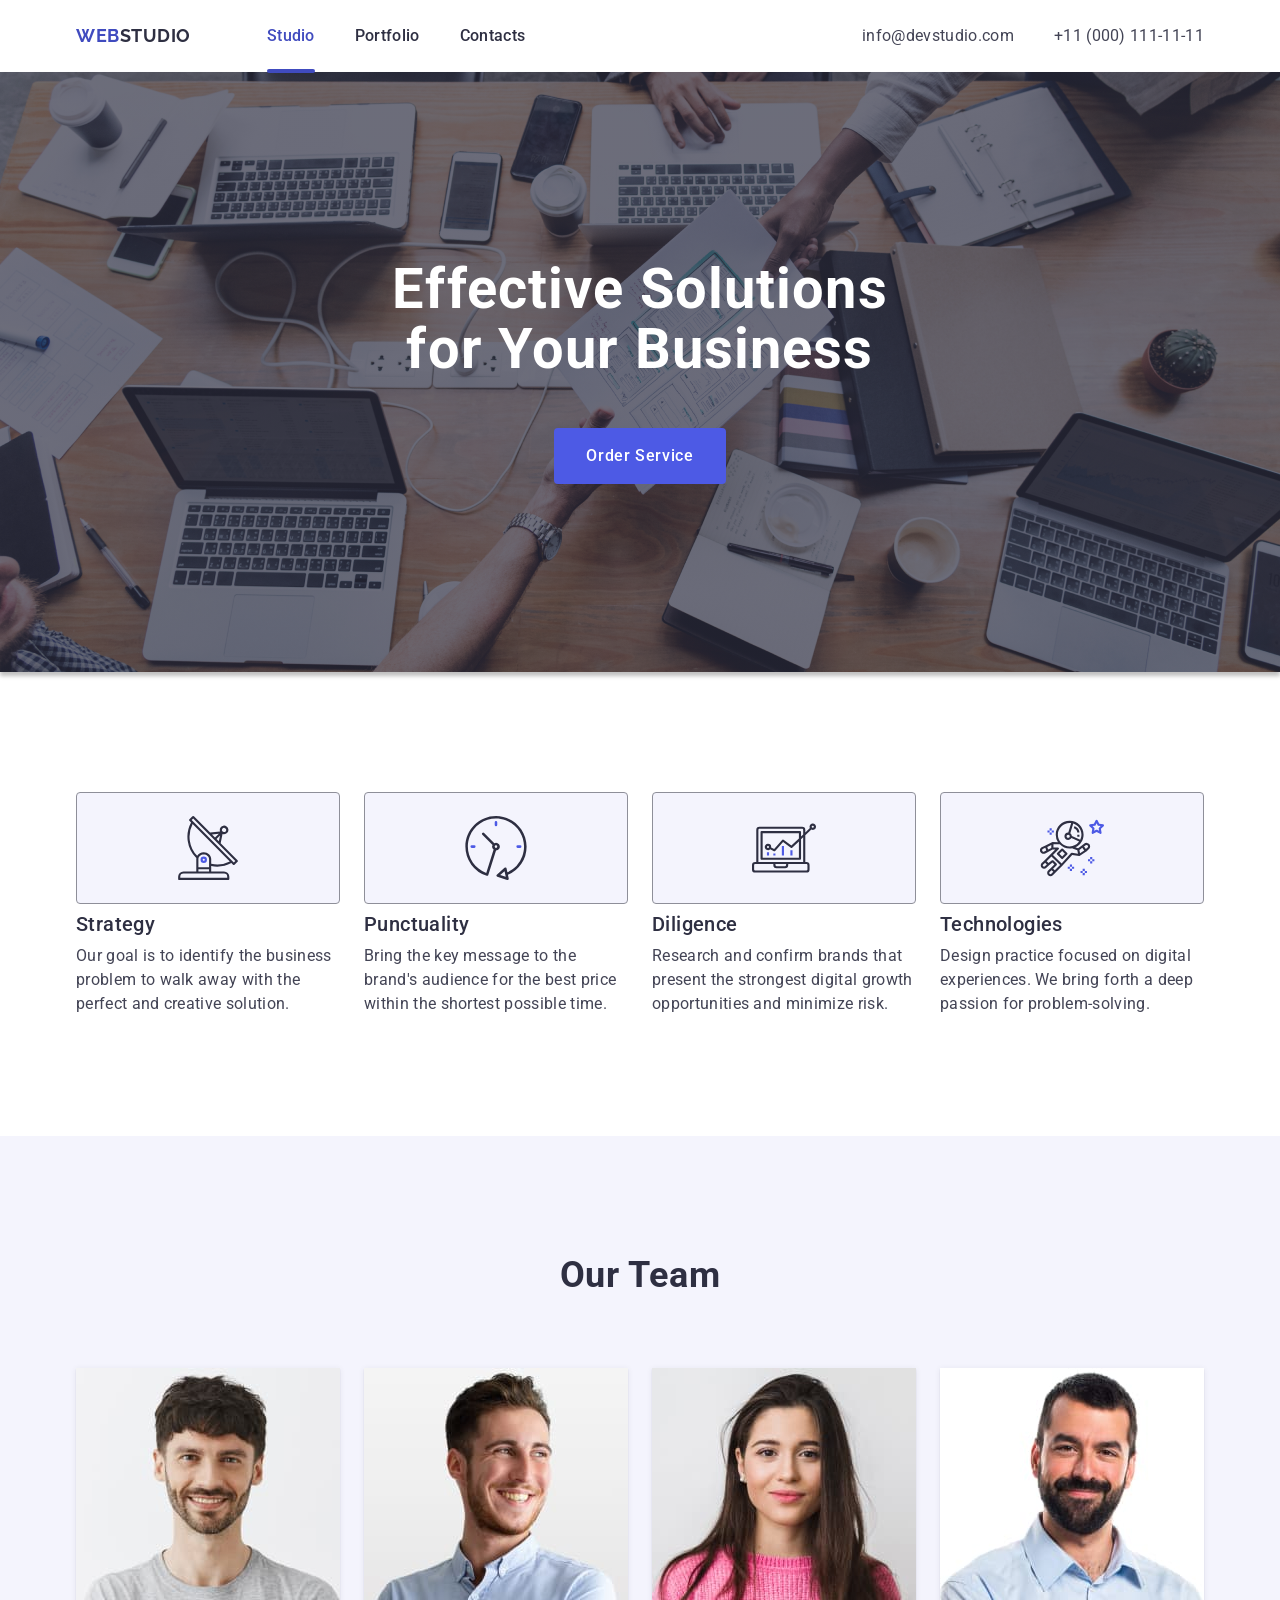
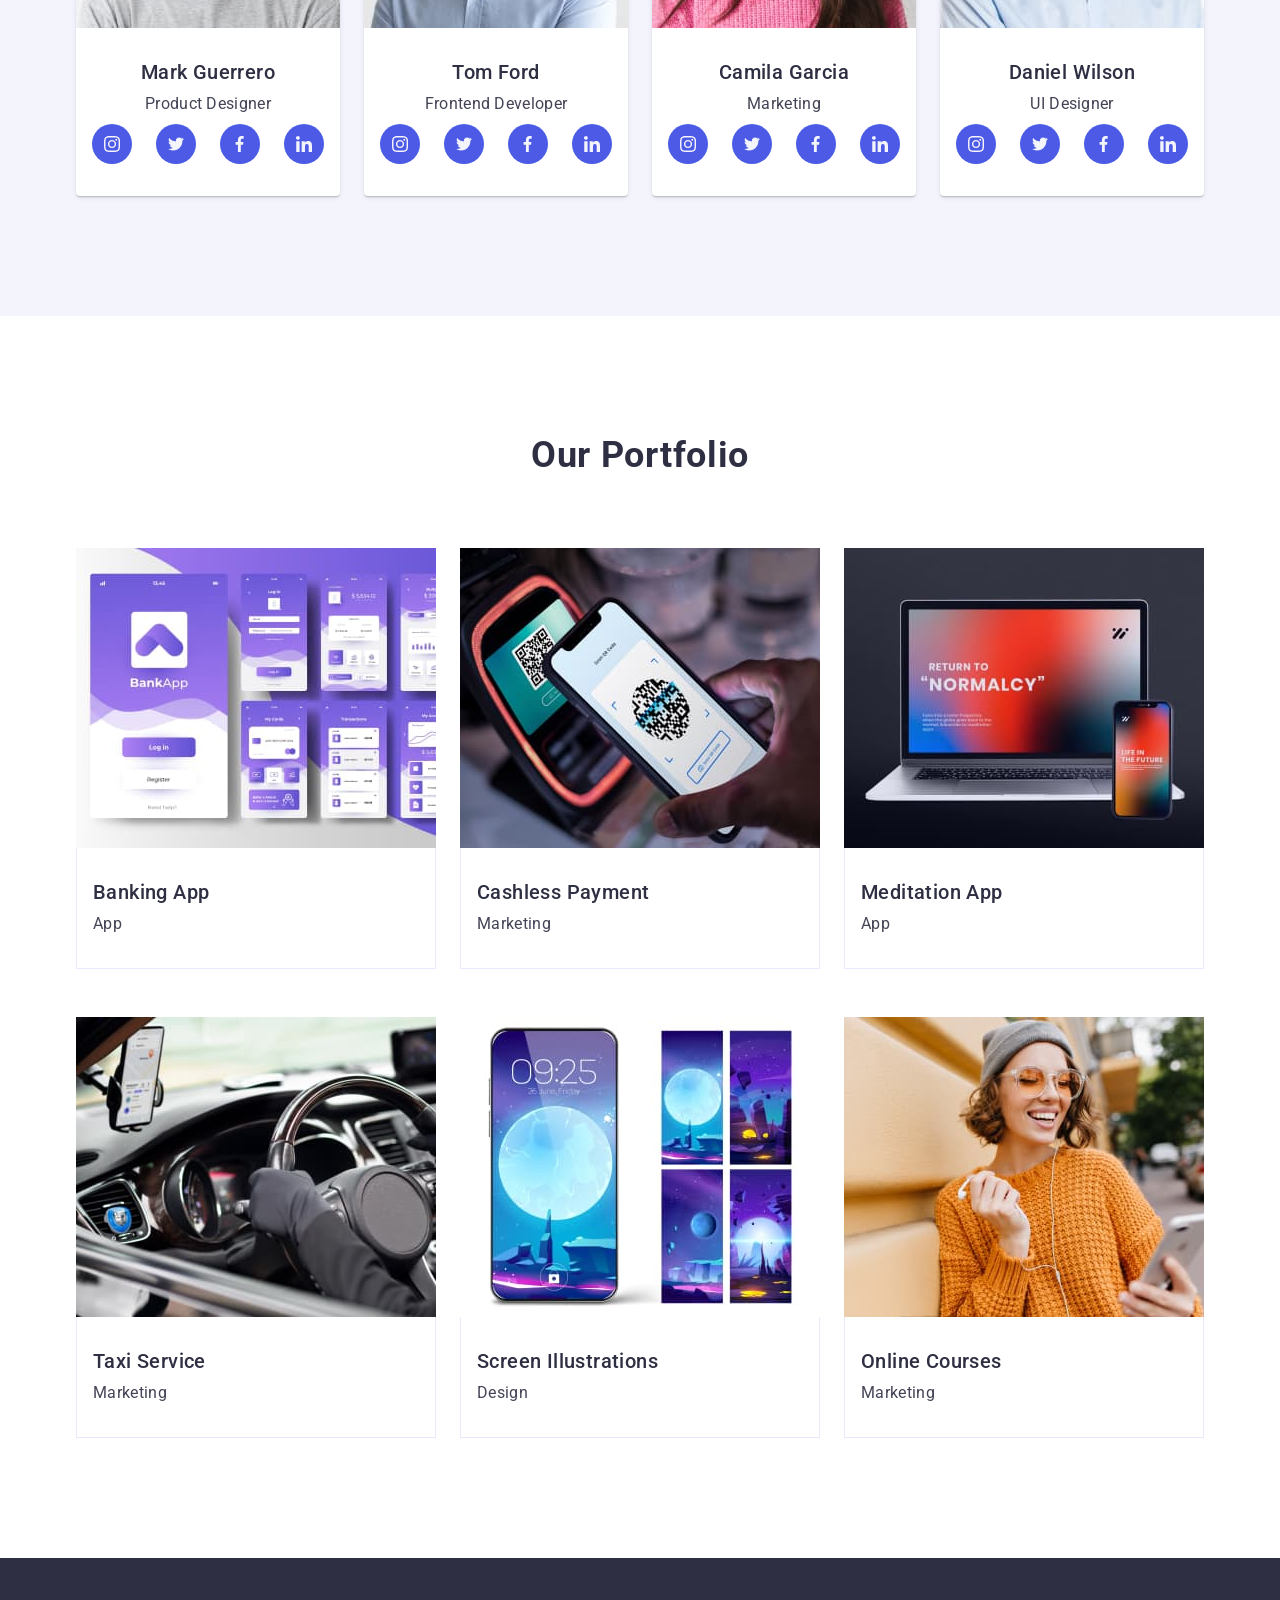
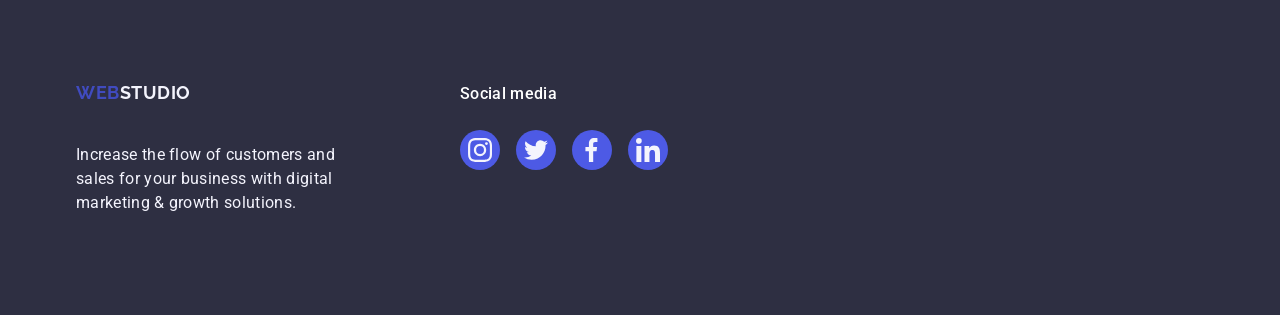
<file: index.html>
<!DOCTYPE html>
<html lang="en">
<head>
    <meta charset="UTF-8">
    <meta name="viewport" content="width=device-width, initial-scale=1.0">
    <title>Web-studio</title>
    <link rel="stylesheet" href="https://cdnjs.cloudflare.com/ajax/libs/modern-normalize/3.0.1/modern-normalize.min.css" integrity="sha512-q6WgHqiHlKyOqslT/lgBgodhd03Wp4BEqKeW6nNtlOY4quzyG3VoQKFrieaCeSnuVseNKRGpGeDU3qPmabCANg==" crossorigin="anonymous" referrerpolicy="no-referrer" />
<link rel="preconnect" href="https://fonts.googleapis.com">
<link rel="preconnect" href="https://fonts.gstatic.com" crossorigin>
<link href="https://fonts.googleapis.com/css2?family=Raleway:wght@700&family=Roboto:wght@400;500;700&display=swap"
    rel="stylesheet">
    <link rel="stylesheet" href="./css/styles.css" />
</head>
<body>
    <div class="page-container">
            <!-- #region ========HEADER===========-->
        <header class="header">
                <div class="container header-flex">
                    <nav class="header-nav">
                        <a class="logo" href="./index.html">web<span class="header-logo">Studio</span></a>
                        <ul class="nav-list">
                            <li class="nav-item">
                                <a class="nav-list-link current" href="./index.html">Studio
                                </a>
                            </li>
                            <li class="nav-item">
                                <a class="nav-list-link" href="">Portfolio</a>
                            </li>
                            <li class="nav-item">
                                <a class="nav-list-link" href="">Contacts</a>
                            </li>
                        </ul>
                    </nav>
                    <address class="contacts">
                        <ul class="contacts-list">
                            <li class="contacts-item"><a class="contacts-link" href="mailto:info@devstudio.com"
                                target="_blank">info@devstudio.com</a></li>
                            <li class="contacts-item"><a class="contacts-link" href="tel:+110001111111">+11 (000) 111-11-11</a></li>
                        </ul>
                    </address>
                </div>
        </header>      
            <!-- #endregion header -->
            
            <!-- #region ========MAIN========== -->
        <main>
                    <!-- #region ====1 HERO=============-->
            <section class="hero">
                            <div class="container">
                            <h1 class="hero-title">Effective Solutions for Your Business</h1>
                            <button class="hero-btn" type="button">Order Service</button>
                            </div>
            </section>
                    <!-- #endregion HERO -->
                
                    <!-- #region ====2 FEATURES==========-->
            <section class="features section">
                            <div class="container">
                            <h2 class="title visually-hidden">Features</h2> 
                            <ul class="features-list">
                                <li class="features-item">
                                    <div class="features-icon-wrap">
                                        <svg class="features-icon" width="64" height="64">
                                            <use href="./images/icons.svg#icon-strategy"></use>
                                        </svg>
                                    </div>
                                    <h3 class="features-item-title">Strategy</h3>
                                    <p class="text">Our goal is to identify the business problem to walk away with the perfect and creative solution.</p>
                                </li>
                                <li class="features-item">
                                    <div class="features-icon-wrap">
                                        <svg class="features-icon" width="64" height="64">
                                            <use href="./images/icons.svg#icon-punctuality"></use>
                                        </svg>
                                    </div>
                                <h3 class="features-item-title">Punctuality</h3>
                                <p class="text">Bring the key message to the brand's audience for the best price within the shortest possible time.</p>
                                </li>
                            <li class="features-item">
                                <div class="features-icon-wrap">
                                    <svg class="features-icon" width="64" height="64">
                                        <use href="./images/icons.svg#icon-diligence"></use>
                                    </svg>
                                </div>
                            <h3 class="features-item-title">Diligence</h3>
                                <p class="text">Research and confirm brands that present the strongest digital growth opportunities and minimize risk.</p>
                            </li>
                            <li class="features-item">
                                <div class="features-icon-wrap">
                                    <svg class="features-icon" width="64" height="64">
                                        <use href="./images/icons.svg#icon-technologies"></use>
                                    </svg>
                                </div>
                                <h3 class="features-item-title">Technologies</h3>
                                <p class="text">Design practice focused on digital experiences. We bring forth a deep passion for problem-solving.</p>
                            </li>
                            </ul>
                            </div>
            </section>
                    <!-- #endregion FEATURES -->
                
                    <!-- #region ======3 TEAM=========== -->
            <section class="team section">
                            <div class="container">
                            <h2 class="title">Our Team</h2>
                            <ul class="team-list">
                                <li class="team-item">
                                    <img src="./images/team/mark_guerrero.jpg" alt="Photo of Mark Guerrero" width=264>
                                    <div class="team-item-wrapper">
                                        <h3 class="team-item-title">Mark Guerrero</h3>
                                        <p class="team-item-text">Product Designer</p>
                                        <ul class="social-list">
                                            <li class="social-list-item"><a href="" class="social-link">
                                                <svg class="social-list-icon" width="16" height="16">
                                                    <use href="./images/icons.svg#icon-instagram"></use>
                                                </svg>
                                            </a></li>
                                            <li class="social-list-item"><a href="" class="social-link"><svg class="social-list-icon" width="16" height="16">
                                                <use href="./images/icons.svg#icon-twitter"></use>
                                            </svg></a></li>
                                            <li class="social-list-item"><a href="" class="social-link"><svg class="social-list-icon" width="16" height="16">
                                                <use href="./images/icons.svg#icon-facebook"></use>
                                            </svg></a></li>
                                            <li class="social-list-item"><a href="" class="social-link"><svg class="social-list-icon" width="16" height="16">
                                                <use href="./images/icons.svg#icon-linkedin"></use>
                                            </svg></a></li>
                                        </ul>
                                    </div>
                                  
                                </li>
                                <li class="team-item">
                                    <img src="./images/team/tom-ford.jpg" alt="Photo of Tom Ford" width=264>
                                    <div class="team-item-wrapper"><h3 class="team-item-title">Tom Ford</h3>
                                    <p class="team-item-text">Frontend Developer</p>
                                <ul class="social-list">
                                    <li class="social-list-item"><a href="" class="social-link">
                                            <svg class="social-list-icon" width="16" height="16">
                                                <use href="./images/icons.svg#icon-instagram"></use>
                                            </svg>
                                        </a></li>
                                    <li class="social-list-item"><a href="" class="social-link"><svg class="social-list-icon" width="16" height="16">
                                                <use href="./images/icons.svg#icon-twitter"></use>
                                            </svg></a></li>
                                    <li class="social-list-item"><a href="" class="social-link"><svg class="social-list-icon" width="16" height="16">
                                                <use href="./images/icons.svg#icon-facebook"></use>
                                            </svg></a></li>
                                    <li class="social-list-item"><a href="" class="social-link"><svg class="social-list-icon" width="16" height="16">
                                                <use href="./images/icons.svg#icon-linkedin"></use>
                                            </svg></a></li>
                                </ul>
                            </div>
                                   
                                </li>
                                <li class="team-item">
                                    <img src="./images/team/camila-garcia.jpg" alt="Photo of Camila Garcia" width=264>
                                    <div class="team-item-wrapper">
                                        <h3 class="team-item-title">Camila Garcia</h3>
                                        <p class="team-item-text">Marketing</p>
                                        <ul class="social-list">
                                            <li class="social-list-item"><a href="" class="social-link">
                                                    <svg class="social-list-icon" width="16" height="16">
                                                        <use href="./images/icons.svg#icon-instagram"></use>
                                                    </svg>
                                                </a></li>
                                            <li class="social-list-item"><a href="" class="social-link"><svg class="social-list-icon" width="16" height="16">
                                                        <use href="./images/icons.svg#icon-twitter"></use>
                                                    </svg></a></li>
                                            <li class="social-list-item"><a href="" class="social-link"><svg class="social-list-icon" width="16" height="16">
                                                        <use href="./images/icons.svg#icon-facebook"></use>
                                                    </svg></a></li>
                                            <li class="social-list-item"><a href="" class="social-link"><svg class="social-list-icon" width="16" height="16">
                                                        <use href="./images/icons.svg#icon-linkedin"></use>
                                                    </svg></a></li>
                                        </ul>
                                    </div> 
                                </li>
                                <li class="team-item">
                                    <img src="./images/team/daniel-wilson.jpg" alt="Photo of Daniel Wilson" width=264>
                                    <div class="team-item-wrapper">
                                        <h3 class="team-item-title">Daniel Wilson</h3>
                                        <p class="team-item-text">UI Designer</p>
                                        <ul class="social-list">
                                            <li class="social-list-item"><a href="" class="social-link">
                                                    <svg class="social-list-icon" width="16" height="16">
                                                        <use href="./images/svg/icons.svg#icon-instagram"></use>
                                                    </svg>
                                                </a></li>
                                            <li class="social-list-item"><a href="" class="social-link"><svg class="social-list-icon" width="16" height="16">
                                                        <use href="./images/svg/icons.svg#icon-twitter"></use>
                                                    </svg></a></li>
                                            <li class="social-list-item"><a href="" class="social-link"><svg class="social-list-icon" width="16" height="16">
                                                        <use href="./images/svg/icons.svg#icon-facebook"></use>
                                                    </svg></a></li>
                                            <li class="social-list-item"><a href="" class="social-link"><svg class="social-list-icon" width="16" height="16">
                                                        <use href="./images/svg/icons.svg#icon-linkedin"></use>
                                                    </svg></a></li>
                                        </ul>
                                    </div>   
                                </li>
                            </ul>
                            </div>
            </section>
                    <!-- #endregion TEAM -->
                
                    <!-- #region ====4 PORTFOLIO======= -->
            <section class="portfolio section">
                <div class="container">
                    <h2 class="portfolio-title title">Our Portfolio</h2>
                    <ul class="portfolio-list">
                        <li class="portfolio-item">
                            <!-- <a href="#" class="portfolio-overlay-link"> -->
                                <div class="portfolio-img-box">
                                    <img src="./images/portfolio/banking-app.jpg" alt="screenshots of banking application" width="360">
                                    <p class="overlay text">14 Stylish and User-Friendly App Design Concepts · Task Manager App · Calorie Tracker App · Exotic Fruit Ecommerce App ·
                                    Cloud Storage App</p>
                                </div>
                                <div class="portfolio-item-wrapper">
                                    <h3 class="portfolio-item-title">Banking App</h3>
                                    <p class="text">App</p>
                                </div>
                                <!-- </a> -->
                            </li>
                            <li class="portfolio-item">
                                <div class="portfolio-img-box">
                                    <img src="./images/portfolio/cashless-payment.jpg" alt="Mobile and Terminal" width="360">
                                    <p class="overlay text">14 Stylish and User-Friendly App Design Concepts · Task Manager App · Calorie Tracker App · Exotic Fruit Ecommerce App ·
                                    Cloud Storage App</p>
                                </div>
                                <div class="portfolio-item-wrapper">
                                    <h3 class="portfolio-item-title">Cashless Payment</h3>
                                    <p class="text">Marketing</p>
                                </div>
                            </li>
                            <li class="portfolio-item">
                                <div class="portfolio-img-box">
                                    <img src="./images/portfolio/meditation-app.jpg" alt="laptop" width="360">
                                    <p class="overlay text">14 Stylish and User-Friendly App Design Concepts · Task Manager App · Calorie Tracker App · Exotic Fruit Ecommerce App ·
                                    Cloud Storage App</p>
                                </div>
                                <div class="portfolio-item-wrapper"><h3 class="portfolio-item-title">Meditation App</h3>
                                <p class="text">App</p></div>
                                
                            </li>
                            <li class="portfolio-item">
                                <div class="portfolio-img-box">
                                    <img src="./images/portfolio/taxi-service.jpg" alt="driver in taxi" width="360">
                                    <p class="overlay text">14 Stylish and User-Friendly App Design Concepts · Task Manager App · Calorie Tracker App · Exotic Fruit Ecommerce App ·
                                    Cloud Storage App</p>
                                </div>
                                <div class="portfolio-item-wrapper"><h3 class="portfolio-item-title">Taxi Service</h3>
                                <p class="text">Marketing</p></div>
                                
                            </li>
                            <li class="portfolio-item">
                                <div class="portfolio-img-box">
                                    <img src="./images/portfolio/screen-illustrations.jpg" alt="Mobile creenshoots" width="360">
                                    <p class="overlay text">14 Stylish and User-Friendly App Design Concepts · Task Manager App · Calorie Tracker App · Exotic Fruit Ecommerce App ·
                                    Cloud Storage App</p>
                                </div>
                                <div class="portfolio-item-wrapper"><h3 class="portfolio-item-title">Screen Illustrations</h3>
                                <p class="text">Design</p>
                            </div>  
                            </li>
                            <li class="portfolio-item">
                                <div class="portfolio-img-box">
                                    <img src="./images/portfolio/online-courses.jpg" alt="Happy young girl with mobile and headphones" width="360">
                                    <p class="overlay text">14 Stylish and User-Friendly App Design Concepts · Task Manager App · Calorie Tracker App · Exotic Fruit Ecommerce App ·
                                    Cloud Storage App</p>
                                </div>
                                <div class="portfolio-item-wrapper">
                                    <h3 class="portfolio-item-title">Online Courses</h3>
                                    <p class="text">Marketing</p>
                                </div>
                            </li>
                    </ul>
                </div>
            </section>
                    <!-- #endregion PORTFOLIO -->
        </main>
            <!-- #endregion MAIN -->
            
            <!-- #region ========FOOTER============-->
        <footer class="footer">
                    <div class="container">
                        <div class="footer-column-logo">
                            <a class="logo footer-logo-link" href="./index.html">web<span class="footer-logo">Studio</span></a>
                            <p class="text footer-text">Increase the flow of customers and sales for your business with digital marketing & growth solutions.</p>
                        </div>
                        <div class="footer-column-social">
                            <p class="text footer-text social-footer">Social media</p>
                            <ul class="social-list">
                                <li class="social-list-item"><a href="" class="social-link">
                                        <svg class="social-list-icon" width="24" height="24">
                                            <use href="./images/icons.svg#icon-instagram"></use>
                                        </svg>
                                    </a></li>
                                <li class="social-list-item"><a href="" class="social-link"><svg class="social-list-icon" width="24" height="24">
                                            <use href="./images/icons.svg#icon-twitter"></use>
                                        </svg></a></li>
                                <li class="social-list-item"><a href="" class="social-link"><svg class="social-list-icon" width="24" height="24">
                                            <use href="./images/icons.svg#icon-facebook"></use>
                                        </svg></a></li>
                                <li class="social-list-item"><a href="" class="social-link"><svg class="social-list-icon" width="24" height="24">
                                            <use href="./images/icons.svg#icon-linkedin"></use>
                                        </svg></a></li>
                            </ul>
                        </div>

                    </div>
        </footer>
            <!-- #endregion FOOTER -->
    </div>
</body>
</html>
</file>
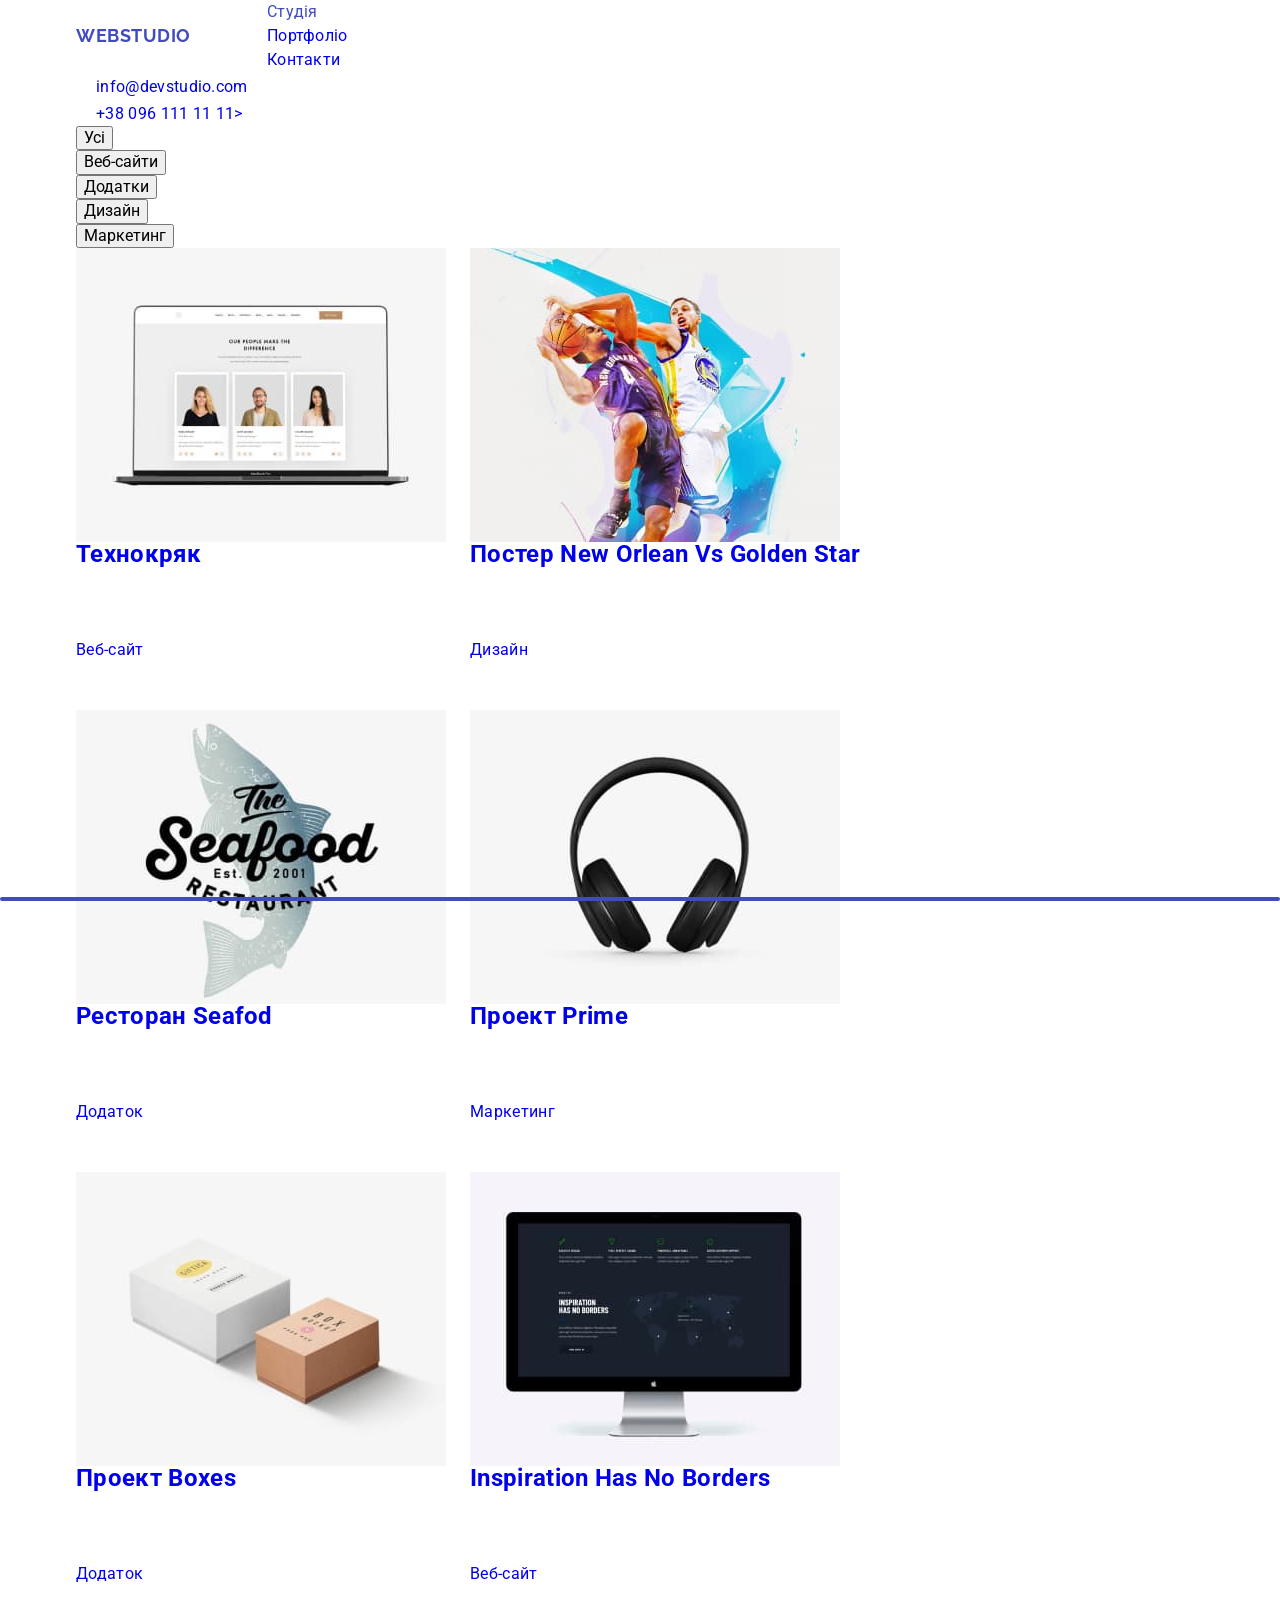
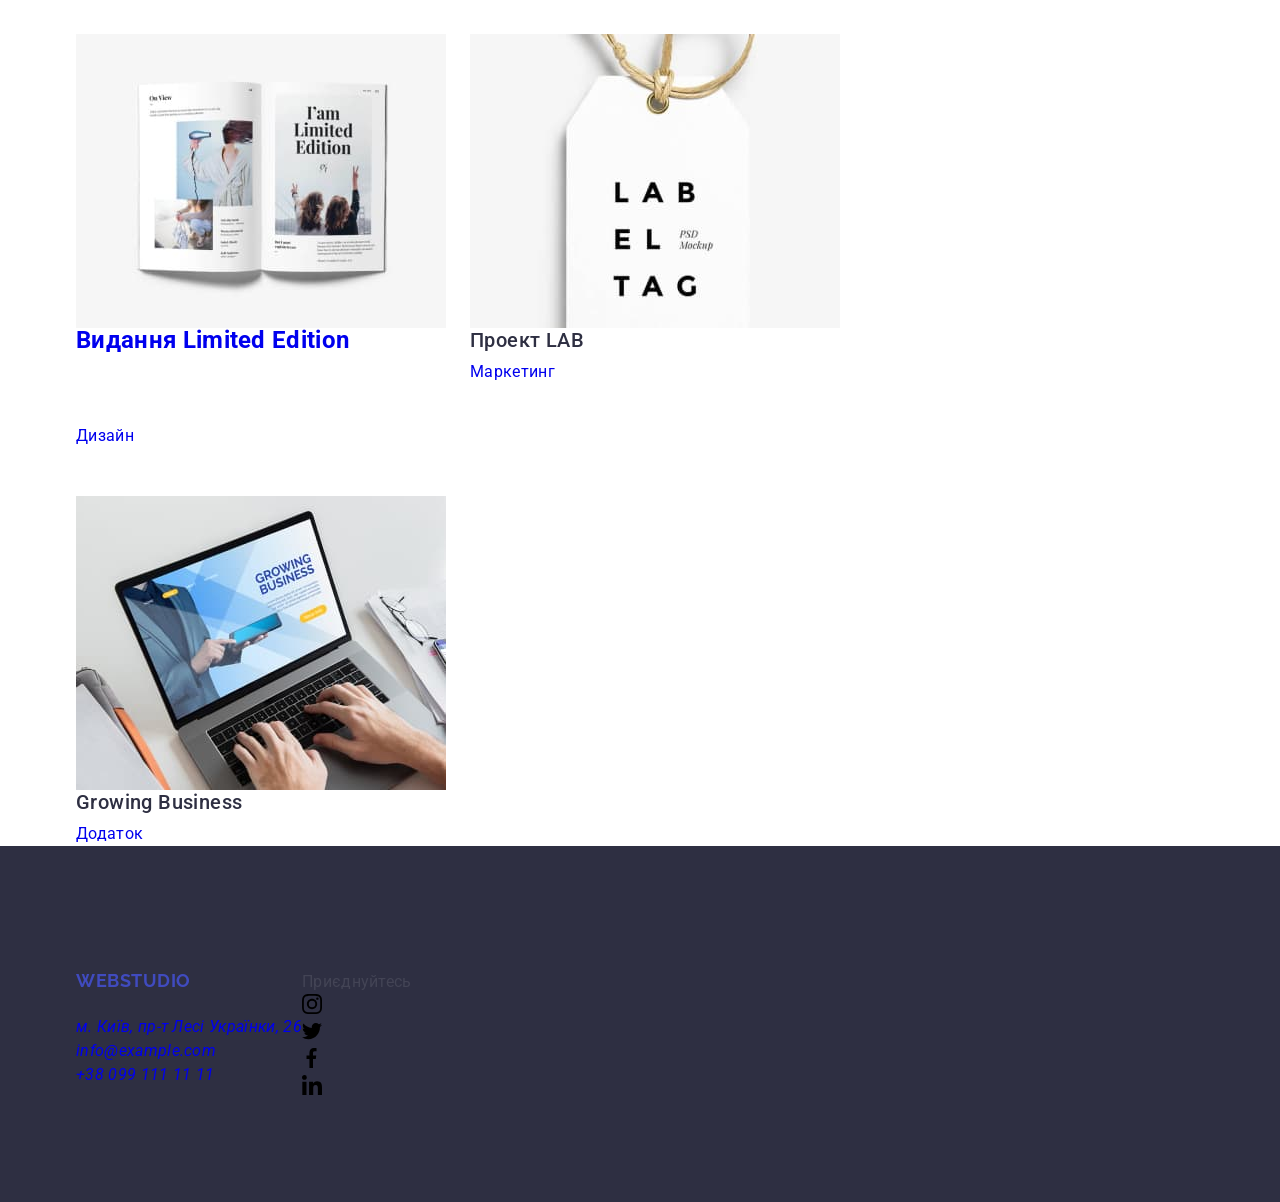
<file: portfolio.html>
<!DOCTYPE html>
<html lang="uk">
  <head>
    <meta charset="UTF-8" />
    <meta name="viewport" content="width=device-width, initial-scale=1.0" />
    <title>Студія</title>
    <link rel="preconnect" href="https://fonts.googleapis.com" />
    <link rel="preconnect" href="https://fonts.gstatic.com" crossorigin />
    <link
      href="https://fonts.googleapis.com/css2?family=Raleway:wght@700&family=Roboto:wght@400;500;700;900&display=swap"
      rel="stylesheet"
    />
    <link
      rel="stylesheet"
      href="https://cdnjs.cloudflare.com/ajax/libs/modern-normalize/1.1.0/modern-normalize.min.css"
      integrity="sha512-wpPYUAdjBVSE4KJnH1VR1HeZfpl1ub8YT/NKx4PuQ5NmX2tKuGu6U/JRp5y+Y8XG2tV+wKQpNHVUX03MfMFn9Q=="
      crossorigin="anonymous"
      referrerpolicy="no-referrer"
    />
    <link rel="stylesheet" href="./css/styles.css" />
  </head>

  <body>
    <header class="page-header">
      <div class="container menu-container">
        <nav class="header-nav">
          <!--logo-->
          <a href="/index.html" class="logo link">
            <span class="logo-firstpart">Web</span
            ><span class="logo-secondpart">Studio</span>
          </a>
          <!--menu-->
          <ul class="site-nav">
            <li class="site-nav-unit">
              <a href="./index.html" class="link current">Студія</a>
            </li>
            <li class="site-nav-unit">
              <a href="./portfolio.html" class="link">Портфоліо</a>
            </li>
            <li class="site-nav-unit"><a href="#" class="link">Контакти</a></li>
          </ul>
        </nav>

        <!--contacts-header-->
        <ul class="auth-nav">
          <li class="auth-nav-item item">
            <a href="mailto:info@devstudio.com" class="auth-nav-link link"
              ><svg class="address-icon" width="20" height="20">
                <use href="./images/icons.svg#icon-envelope"></use>
                ></svg
              ><span>info@devstudio.com</span>
            </a>
          </li>
          <li class="auth-nav-item item">
            <a href="tel:+380961111111" class="auth-nav-link link"
              ><svg class="address-icon" width="20" height="20">
                <use href="./images/icons.svg#icon-smartphone"></use>
                ></svg
              ><span>+38 096 111 11 11</span>></a
            >
          </li>
        </ul>
      </div>
    </header>

    <main>
      <section class="portfolio">
        <div class="container">
          <h1 class="visually-hidden">Портфоліо</h1>

          <!--examples-categories-->
          <ul class="portfolio-buttons-list">
            <li>
              <button
                type="button"
                class="portfolio-button button secondary link"
              >
                Усі
              </button>
            </li>
            <li>
              <button
                type="button"
                class="portfolio-button button secondary link"
              >
                Веб-сайти
              </button>
            </li>
            <li>
              <button
                type="button"
                class="portfolio-button button secondary link"
              >
                Додатки
              </button>
            </li>
            <li>
              <button
                type="button"
                class="portfolio-button button secondary link"
              >
                Дизайн
              </button>
            </li>
            <li>
              <button
                type="button"
                class="portfolio-button button secondary link"
              >
                Маркетинг
              </button>
            </li>
          </ul>
          <!----------------------------Portfolio-------------------------------------->
          <ul class="portfolio-list list">
            <li class="portfolio-item">
              <a
                href="#"
                target="_blank"
                rel="noopener noreferrer"
                class="portfolio-link link"
                ><img
                  src="./images/portfolio-img-example-01.jpg"
                  alt="Відкритий ноутбук з зображенням головної сторінки сайту"
                  width="370"
                  height="294"
                />
                <div class="portfolio-item-info">
                  <h2 class="portfolio-item-title">Технокряк</h2>
                  <p>Веб-сайт</p>
                </div>
              </a>
            </li>
            <li class="portfolio-item">
              <a
                href="#"
                target="_blank"
                rel="noopener noreferrer"
                class="portfolio-link link"
                ><img
                  src="./images/portfolio-img-example-02.jpg"
                  alt="Активна гра в баскетбол"
                  width="370"
                  height="294"
                />
                <div class="portfolio-item-info">
                  <h2 class="portfolio-item-title">
                    Постер New Orlean vs Golden Star
                  </h2>
                  <p>Дизайн</p>
                </div>
              </a>
            </li>
            <li class="portfolio-item">
              <a
                href="#"
                target="_blank"
                rel="noopener noreferrer"
                class="portfolio-link link"
                ><img
                  src="./images/portfolio-img-example-03.jpg"
                  alt="Логотип ресторану-замовника"
                  width="370"
                  height="294"
                />
                <div class="portfolio-item-info">
                  <h2 class="portfolio-item-title">
                    Ресторан <span lang="en">Seafod</span>
                  </h2>
                  <p>Додаток</p>
                </div></a
              >
            </li>
            <li class="portfolio-item">
              <a
                href="#"
                target="_blank"
                rel="noopener noreferrer"
                class="portfolio-link link"
                ><img
                  src="./images/portfolio-img-example-04.jpg"
                  alt="Професійні навушники"
                  width="370"
                  height="294"
                />
                <div class="portfolio-item-info">
                  <h2 class="portfolio-item-title">
                    Проект <span lang="en">Prime</span>
                  </h2>
                  <p>Маркетинг</p>
                </div></a
              >
            </li>
            <li class="portfolio-item">
              <a
                href="#"
                target="_blank"
                rel="noopener noreferrer"
                class="portfolio-link link"
                ><img
                  src="./images/portfolio-img-example-05.jpg"
                  alt="Дві упаковочні коробки"
                  width="370"
                  height="294"
                />
                <div class="portfolio-item-info">
                  <h2 class="portfolio-item-title">
                    Проект <span lang="en">Boxes</span>
                  </h2>
                  <p>Додаток</p>
                </div></a
              >
            </li>
            <li class="portfolio-item">
              <a
                href="#"
                target="_blank"
                rel="noopener noreferrer"
                class="portfolio-link link"
                ><img
                  src="./images/portfolio-img-example-06.jpg"
                  alt="Екран монітора комп'ютера із зображенням головної сторінки зробленого студією сайта"
                  width="370"
                  height="294"
                />
                <div class="portfolio-item-info">
                  <h2 lang="en" class="portfolio-item-title">
                    Inspiration has no Borders
                  </h2>
                  <p>Веб-сайт</p>
                </div></a
              >
            </li>
            <li class="portfolio-item">
              <a
                href="#"
                target="_blank"
                rel="noopener noreferrer"
                class="portfolio-link link"
                ><img
                  src="./images/portfolio-img-example-07.jpg"
                  alt="Розгортка модного журналу"
                  width="370"
                  height="294"
                />
                <div class="portfolio-item-info">
                  <h2 class="portfolio-item-title">
                    Видання <span lang="en">Limited Edition</span>
                  </h2>
                  <p>Дизайн</p>
                </div>
              </a>
            </li>
            <li class="portfolio-item">
              <a
                href="#"
                target="_blank"
                rel="noopener noreferrer"
                class="portfolio-link link"
                ><img
                  src="./images/portfolio-img-example-08.jpg"
                  alt="Бірка з назвою проекта замовника"
                  width="370"
                  height="294"
                />
                <div class="portfolio-item-info">
                  <h3 class="portfolio-item-title">
                    Проект <span lang="en">LAB</span>
                  </h3>
                  <p>Маркетинг</p>
                </div></a
              >
            </li>
            <li class="portfolio-item">
              <a
                href="#"
                target="_blank"
                rel="noopener noreferrer"
                class="portfolio-link link"
                ><img
                  src="./images/portfolio-img-example-09.jpg"
                  alt="Клієнт з ноутбука заходить на сайт замовника"
                  width="370"
                  height="294"
                />
                <div class="portfolio-item-info">
                  <h3 class="portfolio-item-title" lang="en">
                    Growing Business
                  </h3>
                  <p>Додаток</p>
                </div></a
              >
            </li>
          </ul>
        </div>
      </section>
    </main>

    <footer class="footer">
      <div class="footer-container container">
        <div class="footer-section">
          <a href="/index.html" class="link logo">
            <span class="logo-firstpart">Web</span
            ><span class="logo-white-secondpart">Studio</span>
          </a>
          <address class="address">
            <ul>
              <li class="address-item">
                <a
                  href="https://goo.gl/maps/REf4FK5SUBbMHxeN7"
                  target="_blank"
                  rel="noopener
                nofollow
                noreferrer"
                  class="map-link link"
                  >м. Київ, пр-т Лесі Українки, 26</a
                >
              </li>
              <li class="address-item">
                <a href="mailto:info@example.com" class="address-link link"
                  >info@example.com</a
                >
              </li>
              <li class="address-item">
                <a href="tel:+380991111111" class="address-link link"
                  >+38 099 111 11 11</a
                >
              </li>
            </ul>
          </address>
        </div>

        <div class="footer-section">
          <p class="invitation">Приєднуйтесь</p>
          <ul class="footer-soc-list">
            <li class="footer-soc-item">
              <a class="footer-soc-link" href="#">
                <svg class="footer-soc-icon" width="20" height="20">
                  <use href="./images/icons.svg#icon-instagram"></use>
                  >
                </svg>
              </a>
            </li>
            <li class="footer-soc-item">
              <a class="footer-soc-link" href="#">
                <svg class="footer-soc-icon" width="20" height="20">
                  <use href="./images/icons.svg#icon-twitter"></use>
                  >
                </svg>
              </a>
            </li>
            <li class="footer-soc-item">
              <a class="footer-soc-link" href="#">
                <svg class="footer-soc-icon" width="20" height="20">
                  <use href="./images/icons.svg#icon-facebook"></use>
                  >
                </svg>
              </a>
            </li>
            <li class="footer-soc-item">
              <a class="footer-soc-link" href="#">
                <svg class="footer-soc-icon" width="20" height="20">
                  <use href="./images/icons.svg#icon-linkedin"></use>
                  >
                </svg>
              </a>
            </li>
          </ul>
        </div>
      </div>
    </footer>
  </body>
</html>
</file>
<file: css/styles.css>
*,
*::before,
*::after {
    box-sizing: border-box;
}

h1,
h2,
h3,
h4,
h5,
h6,
p {
    margin-top: 0;
    margin-bottom: 0;
}

ul,
ol {
    margin-top: 0;
    margin-bottom: 0;
    padding-left: 0;
}

body {
    background-color: #FFFFFF;
    color: #434455;
font-family: "Roboto", sans-serif;
font-weight: 400;
font-size: 16px;
line-height: 24px;
letter-spacing: 0.02em;
}

a {
text-decoration: none;
}

ul,
ol {
    padding-left: 0;
    margin-top: 0;
    margin-bottom: 0;
    list-style-type: none;
}

img {
    display: block;
}

button {
    cursor: pointer;
}

.page-container {
    min-height: 100vh;
    display: flex;
    flex-direction: column;
}

.container {
    max-width: 1158px;
    padding: 0 15px;
    margin: 0 auto;
}

main {
    flex-grow: 1;
}

.title {
    font-weight: 700;
    font-size: 36px;
    line-height: 1.11;
    letter-spacing: 0.02em;
    text-align: center;
    color: #2e2f42;
    text-transform: capitalize;
}

h2 {
    margin-bottom: 72px;
}

h3, 
team-item-title, 
features-item-title,
portfolio-item-title {
font-weight: 500;
    font-size: 20px;
    line-height: 1.2;
    letter-spacing: 0.02em;
    color: #2e2f42;
    text-transform: capitalize;
    margin-bottom: 8px;
}

.text {
    font-weight: 400;
        font-size: 16px;
        line-height: 1.5;
        letter-spacing: 0.02em;
        text-align: center;
        color: #434455;
        text-align: left;
}
/* #region ======HEADER====== */
.header {
    /* border-bottom: 1px solid #e7e9fc; */
    box-shadow: 0px 2px 1px rgba(46, 47, 66, 0.08), 0px 1px 1px rgba(46, 47, 66, 0.16), 0px 1px 6px rgba(46, 47, 66, 0.08);
    /* 
    position: fixed;
        z-index: 999;
    top: 50%;
    left: 50%;
    transform: translate(-50%, -50%); */
    background-color: #fff;
}

.header-nav {
    display: flex;
    align-items: center;
}

.header-flex {
    display: flex;
    justify-content: space-between;
}
.logo {
    font-family: "Raleway", sans-serif;
    font-weight: 700;
    font-size: 18px;
    line-height: 1.17;
    letter-spacing: 0.03em;
    text-transform: uppercase;
    color: #404BBF;
    display: block;
    padding: 24px 0;
    margin-right: 76px;
    position: relative;
}

.header-logo {
    color: #2e2f42;
    position: relative;
}

.nav-list {
    display: flex;
    gap: 40px;
}

.nav-item {
    position: relative;
}

.current::after {
    content: "";
    background-color: #404bbf;
    width: 100%;
    display: block;
    height: 4px;
    border-radius: 2px;
    position: absolute;
    bottom: -1px;
    left: 0;
    display: block; 
}

.nav-list-link {
    position: relative;
    font-weight: 500;
    font-size: 16px;
    line-height: 1.5;
    letter-spacing: 0.02em;
    color: #2e2f42;
    display: block;
    padding: 24px 0;
    transition-property: color;
    transition-duration: 250ms;
    transition-timing-function: cubic-bezier(0.4, 0, 0.2, 1);
}

.nav-list-link:hover,
.nav-list-link:focus {
    color: #404bbf;
}

.current {
    color: #404bbf;
}

.contacts {
font-style: normal;
}

.contacts-list {
    display: flex;
    gap: 40px;
    justify-content: flex-end;
    align-items: center;
}

.contacts-item {
    padding: 24px 0;
    position: relative;
}

.contacts-link {
    color: #434455;
    transition-property: color;
    transition-duration: 250ms;
    transition-timing-function: cubic-bezier(0.4, 0, 0.2, 1);
}

.contacts-link:hover,
.contacts-link:focus {
    color: #404bbf;
}
/* #endregion HEADER */

/* #region =======HERO======= */
.hero {
    margin: 0 auto;
    padding-top: 188px;
    padding-bottom: 188px;
    max-width: 1440px;
    height: 600px;
    background-color: #2e2f42;
    background-image: linear-gradient(rgba(46, 47, 66, 0.7), rgba(46, 47, 66, 0.7)), url('../images/hero-bg.jpg');
    background-position: center;
    background-repeat: no-repeat; 
    background-size: cover;
    background-clip: padding-box;
    box-shadow: 0 4px 4px 0 rgba(0, 0, 0, 0.25);
}

.hero-title {
    font-weight: 700;
        font-size: 56px;
        line-height: 1.07;
        text-align: center;
        color: #fff;
        letter-spacing: 0.02em;
        margin: 0 auto 48px;
        max-width: 496px;
}

.hero-btn {
    font-family: inherit;
            background-color: #4d5ae5;
            color: #fff;
            font-weight: 500;
            line-height: 1.5;
            font-size: 16px;
            letter-spacing: 0.04em;
            text-transform: capitalize;
            margin: 0 auto;
            padding: 16px 32px;
min-width: 169px;
height: 56px;
display: block;
border: none;
border-radius: 4px;
transition-property: background-color;
transition-duration: 250ms;
transition-timing-function: cubic-bezier(0.4, 0, 0.2, 1);
}

.hero-btn:hover,
.hero-btn:focus {
    background-color: #404BBF;
}
/* #endregion HERO */

.section {
    padding: 120px 0;
}
/* #region ========FEATURES======== */

.visually-hidden {
        position: absolute;
        width: 1px;
        height: 1px;
        margin: -1px;
        border: 0;
        padding: 0;

        white-space: nowrap;
        clip-path: inset(100%);
        clip: rect(0 0 0 0);
        overflow: hidden;
    }

.features-list {
    display: flex;
    gap: 24px;
}

.features-item {
    flex-basis: calc((100% - 72px) / 4);
}

.features-icon-wrap {
    position: relative;
width: 264px;
    height: 112px;
    background-color: #f4f4fd;
    border: 1px solid #8e8f99;
    border-radius: 4px;
    display: flex;
    align-items: center;
    justify-content: center;
    background-repeat: no-repeat;
    margin-bottom: 8px;
}

/* .features-icon {
    position: absolute;
        top: 50%;
        left: 50%;
        transform: translate(-50%, -50%);
} */

/* .features-item::before {
    content: '';
    width: 264px;
    height: 112px;
    background-color: #f4f4fd;
border: 1px solid #8e8f99;
    border-radius: 4px;
    display: block;
    background-repeat: no-repeat;
    background-position: 50%;
    margin-bottom: 8px;
} */

/* .features-item:nth-child(1)::before {
    background-image: url(../images/svg/strategy.svg); 
}

.features-item:nth-child(2)::before {
    background-image: url(../images/svg/punctuality.svg);
}
.features-item:nth-child(3)::before {
    background-image: url(../images/svg/diligence.svg);
}
.features-item:nth-child(4)::before {
    background-image: url(../images/svg/technologies.svg);
} */
/* #endregion FEATURES */

/* #region ========TEAM======== */
.team {
    background-color: #F4F4FD;

}
.team-list {
    display: flex;
    gap: 24px;
flex-basis: calc((100% - 72) / 4);
}

.team-item {
    background-color: #FFFFFF;
    border-radius: 0px 0px 4px 4px;
    box-shadow: 0 2px 1px 0 rgba(46, 47, 66, 0.08), 0 1px 1px 0 rgba(46, 47, 66, 0.16), 0 1px 6px 0 rgba(46, 47, 66, 0.08);
}

.team-item-title {
    text-transform: capitalize;
    text-align: center;
}

.team p {
    text-align: center;
}

.team-item-wrapper {
    padding: 32px 0;
}

.social-list {
    display: flex;
    gap: 24px;
    justify-content: center;
}

.social-list-item {
  margin-top: 8px;
}

.social-link {
    display: flex;
    line-height: 0;
    justify-content: center;
    align-items: center;
    width: 40px;
    height: 40px;
    border-radius: 50%;
    background-color: #4D5AE5;
    fill: #F4F4FD;
    transition-property: background-color;
    transition-duration: 250ms;
    transition-timing-function: cubic-bezier(0.4, 0, 0.2, 1);
}

.team-item .social-link:hover,
.team-item .social-link:focus {
    background-color: #404bbf;
}

/* .social-link:hover .social-list-icon,
.social-link:focus .social-list-icon {
    fill: #F4F4FD;
} */

.portfolio-item-wrapper {
    border: 1px solid #E7E9FC;
    border-top: none;
    padding: 32px 16px;
}
/* #endregion TEAM */

/* #region =====PORTFOLIO======*/

.portfolio-title {
font-size: 36px;
line-height: 1.11;
text-align: center;
letter-spacing: 0.02em;
text-transform: capitalize;
color: #2e2f42;
}

.portfolio-item-title {
    text-transform: capitalize;
}

.portfolio-list {display: flex;
    gap: 48px 24px;
    flex-wrap: wrap;}

.portfolio-item {
    flex-basis: calc((100% - 48) / 3);
    transition-property: box-shadow;
    transition-duration: 250ms;
    transition-timing-function: cubic-bezier(0.4, 0, 0.2, 1);
    
}

.portfolio-item:hover,
.portfolio-item:focus {
    box-shadow: 0 2px 1px 0 rgba(46, 47, 66, 0.08), 0 1px 1px 0 rgba(46, 47, 66, 0.16), 0 1px 6px 0 rgba(46, 47, 66, 0.08);
}

.portfolio-img-box {
    position: relative;
    overflow: hidden;
}
.overlay {
    position: absolute;
    top: 0;
    left: 0;
    height: 100%;
    width: 100%;
    font-size: 16px;
    line-height: 1.5;
    letter-spacing: 0.02em;
    color: #f4f4fd;
    padding: 40px 32px;
    background-color: #4d5ae5;
    overflow: auto;
    
    transform: translateY(100%);
    transition: transform 250ms cubic-bezier(0.4, 0, 0.2, 1);
}

.portfolio-item:hover .overlay,
.portfolio-item:focus .overlay {
transform: translateY(0%);
}

.portfolio-item-wrapper {
    z-index: 3;
 /* position: fixed; */
  
}
/* #endregion PORTFOLIO */

/* #region ======FOOTER====== */
.footer {
    background-color: #2e2f42;
    padding-top: 100px;
    padding-bottom: 100px;
}

.footer .container {
    display: flex;
    align-items: first baseline;
}

.footer-logo-link {
display: inline-block;
margin-bottom: 16px;
}

.footer-logo {
    color: #f4f4fd;
}

.footer-column-logo {
    margin-right: 120px;
}

.footer-text {
color: #f4f4fd;
width: 264px;
}
.social-footer {
    font-weight: 500;
    margin-bottom: 16px;
    color: #FFFFFF;
}

.footer .social-list {
    gap: 16px;
    justify-content: flex-start;
}

.social-link:hover,
.social-link:focus {
    background-color: #31D0AA;
}
/* #endregion FOOTER*/
</file>
